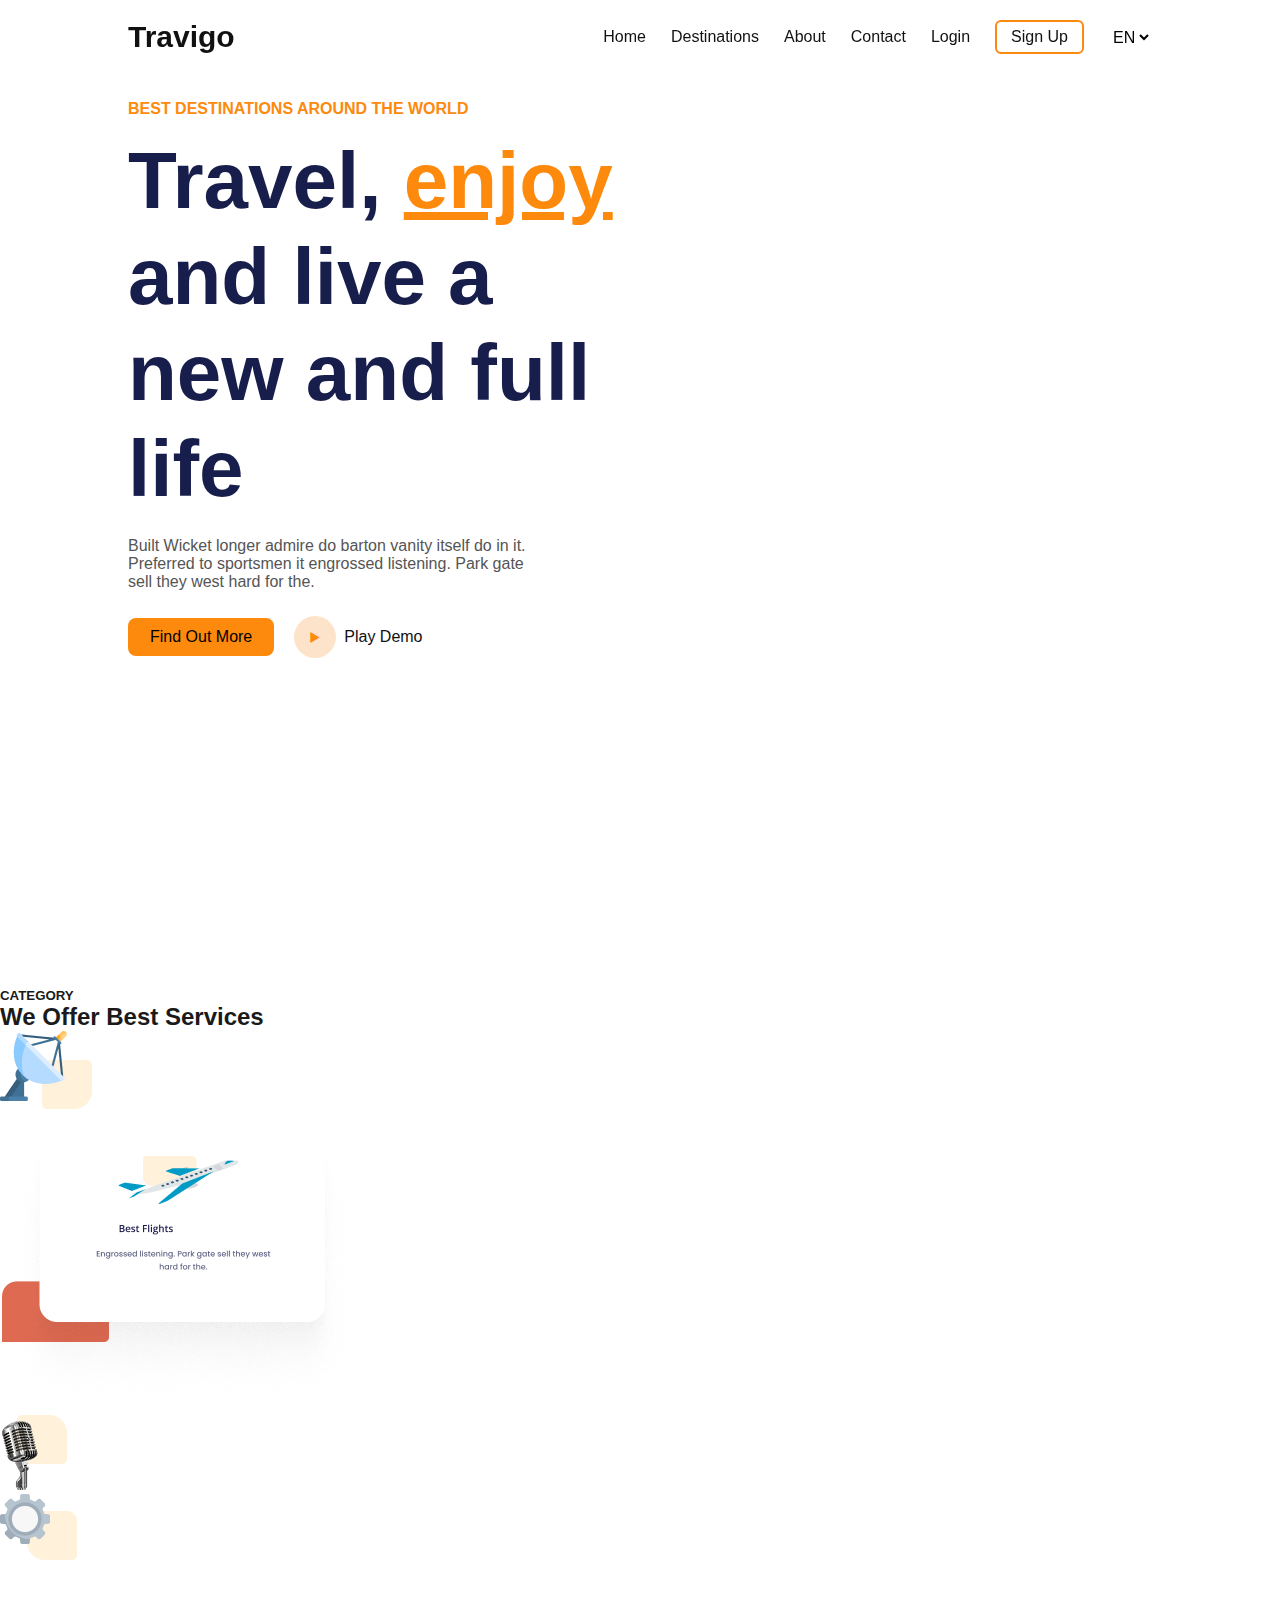
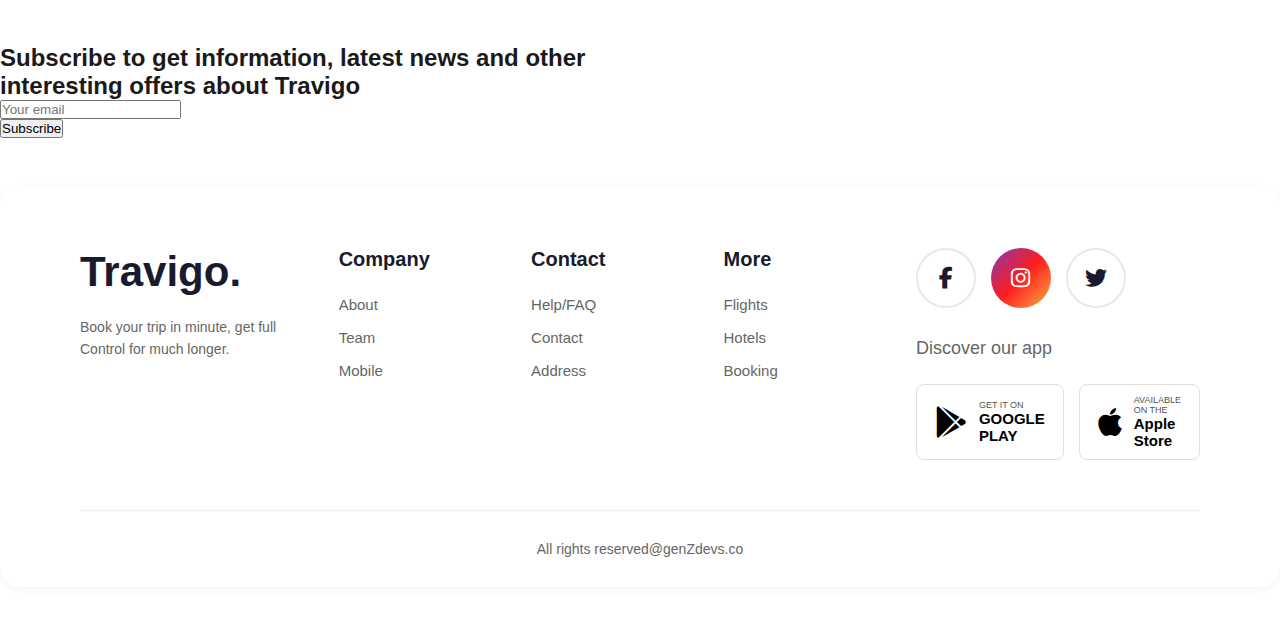
<file: index.html>
<!DOCTYPE html>
<html lang="en">
<head>
  <meta charset="UTF-8">
  <meta name="viewport" content="width=device-width, initial-scale=1.0">
  <title>Travigo - Travel Agency | Best Tours & Vacation Packages Worldwide</title>

  <!-- Boxicons -->
  <link href="https://unpkg.com/boxicons@2.1.4/css/boxicons.min.css" rel="stylesheet">
   <link rel="stylesheet" href="https://cdnjs.cloudflare.com/ajax/libs/font-awesome/6.4.0/css/all.min.css">
  <!-- CSS -->
  <link rel="stylesheet" href="style.css">
</head>
<body>

  <!-- Header -->
  <header>
    <a href="#" class="logo">Travigo</a>
    <nav class="navbar">
      <a href="#">Home</a>
      <a href="#">Destinations</a>
      <a href="#">About</a>
      <a href="#">Contact</a>
      <a href="#">Login</a>
      <a href="#" class="signup-btn">Sign Up</a>
      <select id="lang-select" class="lang-select">
        <option value="en" selected>EN</option>
        <option value="fr">FR</option>
        <option value="ar">AR</option>
      </select>
    </nav>
    
  </header>

  <!-- Hero Section -->
  <section class="home">
  
    <div class="text-content">
      <h4>Best destinations around the world</h4>
      <h1>Travel, <span>enjoy</span> and live a new and full life</h1>
      <p>Built Wicket longer admire do barton vanity itself do in it. <br> Preferred to sportsmen it engrossed listening. Park gate <br> sell they west hard for the.</p>
      <div class="buttons">
        <a href="#" class="btn-primary">Find Out More</a>
        <a href="#" class="play-demo"><i class='bx bx-play'></i> Play Demo</a>
      </div>
    </div>
   
  </section>

<!-- Services Section -->
<section class="services">
  <h5 class="category">CATEGORY</h5>
  <h2>We Offer Best Services</h2>

  <div class="service-container">
    <div class="service-box">
      <img src="img/service1.png" alt="Calculated Weather">
    </div>

    <div class="service-box">
      <img src="img/service2.png" alt="Best Flights">
    </div>

    <div class="service-box">
      <img src="img/service3.png" alt="Local Events">
    </div>

    <div class="service-box">
      <img src="img/service4.png" alt="Customization">
    </div>
  </div>
</section>


<section class="subscribe">
  <div class="subscribe-content">
    <h2>
      Subscribe to get information, latest news and other<br>
      interesting offers about <strong>Travigo</strong>
    </h2>

    <form class="subscribe-form">
      <div class="input-box">
        <input type="email" placeholder="Your email" required>
      </div>
      <button type="submit">Subscribe</button>
    </form>
  </div>
</section>



   <footer>
    <div class="footer-container">
            <div class="footer-brand">
                <h1>Travigo.</h1>
                <p>Book your trip in minute, get full Control for much longer.</p>
            </div>

            <div class="footer-column">
                <h3>Company</h3>
                <ul>
                    <li><a href="#about">About</a></li>
                    <li><a href="#team">Team</a></li>
                    <li><a href="#mobile">Mobile</a></li>
                </ul>
            </div>

            <div class="footer-column">
                <h3>Contact</h3>
                <ul>
                    <li><a href="#help">Help/FAQ</a></li>
                    <li><a href="#contact">Contact</a></li>
                    <li><a href="#address">Address</a></li>
                </ul>
            </div>

            <div class="footer-column">
                <h3>More</h3>
                <ul>
                    <li><a href="#flights">Flights</a></li>
                    <li><a href="#hotels">Hotels</a></li>
                    <li><a href="#booking">Booking</a></li>
                </ul>
            </div>

            <div class="footer-apps">
                <div class="social-icons">
                    <a href="#" class="social-icon facebook">
                        <i class="fab fa-facebook-f"></i>
                    </a>
                    <a href="#" class="social-icon instagram">
                        <i class="fab fa-instagram"></i>
                    </a>
                    <a href="#" class="social-icon twitter">
                        <i class="fab fa-twitter"></i>
                    </a>
                </div>
                <h3>Discover our app</h3>
                <div class="app-buttons">
                    <a href="#" class="app-button google">
                        <i class="fab fa-google-play"></i>
                        <div class="app-button-text">
                            <span>GET IT ON</span>
                            <span>GOOGLE PLAY</span>
                        </div>
                    </a>
                    <a href="#" class="app-button apple">
                        <i class="fab fa-apple"></i>
                        <div class="app-button-text">
                            <span>Available on the</span>
                            <span>Apple Store</span>
                        </div>
                    </a>
                </div>
            </div>
        </div>

        <div class="footer-bottom">
            <p>All rights reserved@genZdevs.co</p>
        </div>
   </footer>
</body>
</html>
</file>
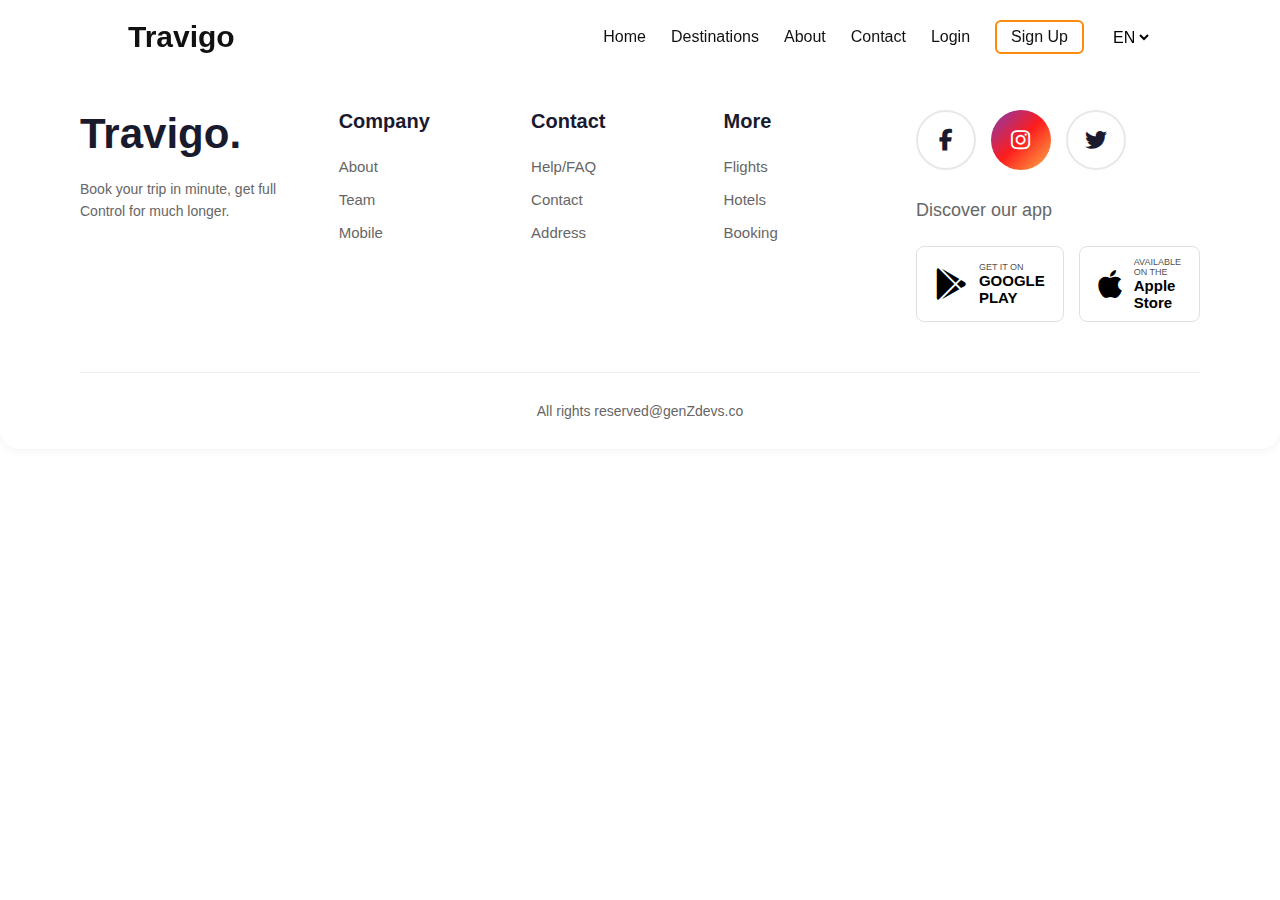
<file: about.html>
<!DOCTYPE html>
<html lang="en">
<head>
  <meta charset="UTF-8">
  <meta name="viewport" content="width=device-width, initial-scale=1.0">
  <title>Travigo - Travel Agency | Best Tours & Vacation Packages Worldwide</title>

  <!-- Boxicons -->
  <link href="https://unpkg.com/boxicons@2.1.4/css/boxicons.min.css" rel="stylesheet">
   <link rel="stylesheet" href="https://cdnjs.cloudflare.com/ajax/libs/font-awesome/6.4.0/css/all.min.css">
  <!-- CSS -->
  <link rel="stylesheet" href="style.css">
</head>
<body>

  <!-- Header -->
   <header>
    <a href="index.html" class="logo">Travigo</a>
    <nav class="navbar">
      <a href="index.html">Home</a>
      <a href="destination.html">Destinations</a>
      <a href="about.html">About</a>
      <a href="contact.html">Contact</a>
      <a href="login.html">Login</a>
      <a href="singup.html" class="signup-btn">Sign Up</a>
      <select id="lang-select" class="lang-select">
        <option value="en" selected>EN</option>
        <option value="fr">FR</option>
        <option value="ar">AR</option>
      </select>
    </nav>
</header>

<!-- footer -->
  <footer>
    <div class="footer-container">
            <div class="footer-brand">
                <h1>Travigo.</h1>
                <p>Book your trip in minute, get full Control for much longer.</p>
            </div>

            <div class="footer-column">
                <h3>Company</h3>
                <ul>
                    <li><a href="#about">About</a></li>
                    <li><a href="#team">Team</a></li>
                    <li><a href="#mobile">Mobile</a></li>
                </ul>
            </div>

            <div class="footer-column">
                <h3>Contact</h3>
                <ul>
                    <li><a href="#help">Help/FAQ</a></li>
                    <li><a href="#contact">Contact</a></li>
                    <li><a href="#address">Address</a></li>
                </ul>
            </div>

            <div class="footer-column">
                <h3>More</h3>
                <ul>
                    <li><a href="#flights">Flights</a></li>
                    <li><a href="#hotels">Hotels</a></li>
                    <li><a href="#booking">Booking</a></li>
                </ul>
            </div>

            <div class="footer-apps">
                <div class="social-icons">
                    <a href="#" class="social-icon facebook">
                        <i class="fab fa-facebook-f"></i>
                    </a>
                    <a href="#" class="social-icon instagram">
                        <i class="fab fa-instagram"></i>
                    </a>
                    <a href="#" class="social-icon twitter">
                        <i class="fab fa-twitter"></i>
                    </a>
                </div>
                <h3>Discover our app</h3>
                <div class="app-buttons">
                    <a href="#" class="app-button google">
                        <i class="fab fa-google-play"></i>
                        <div class="app-button-text">
                            <span>GET IT ON</span>
                            <span>GOOGLE PLAY</span>
                        </div>
                    </a>
                    <a href="#" class="app-button apple">
                        <i class="fab fa-apple"></i>
                        <div class="app-button-text">
                            <span>Available on the</span>
                            <span>Apple Store</span>
                        </div>
                    </a>
                </div>
            </div>
        </div>

        <div class="footer-bottom">
            <p>All rights reserved@genZdevs.co</p>
        </div>
   </footer>
</body>
</html>
</file>
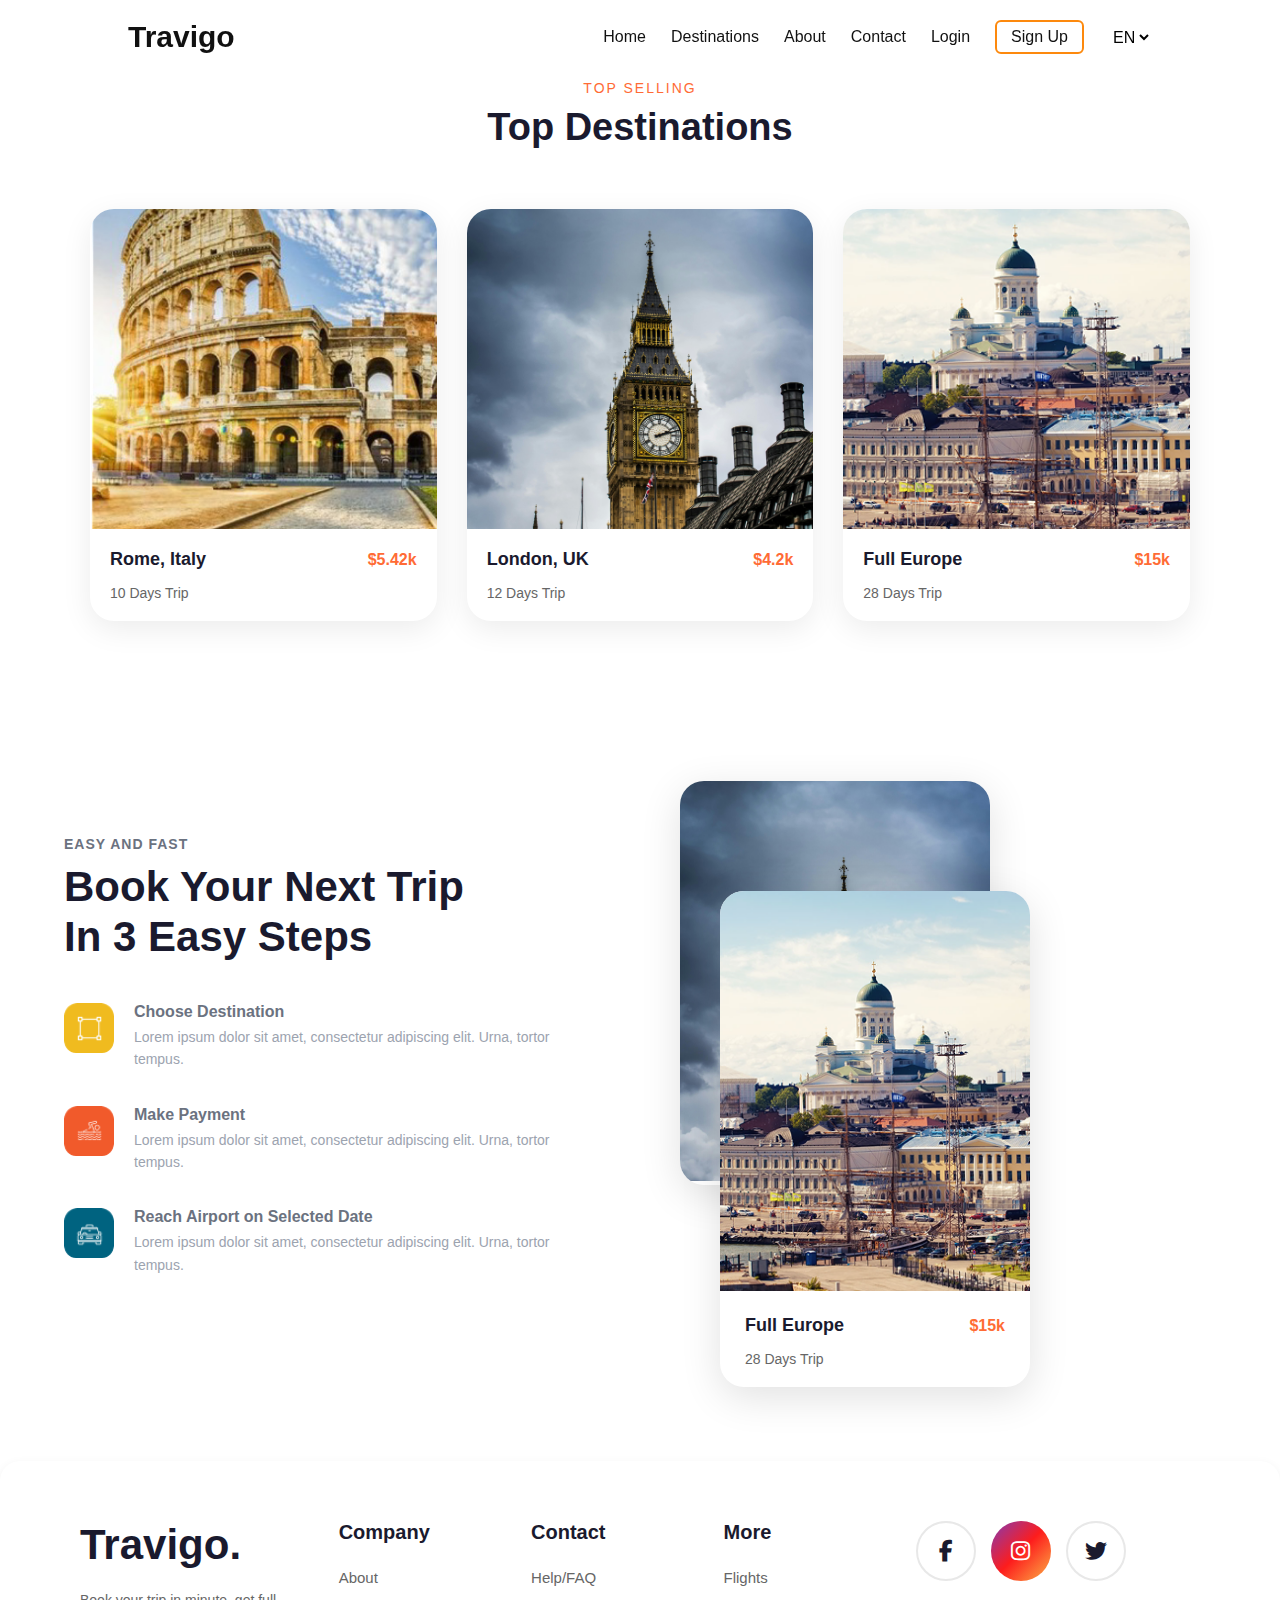
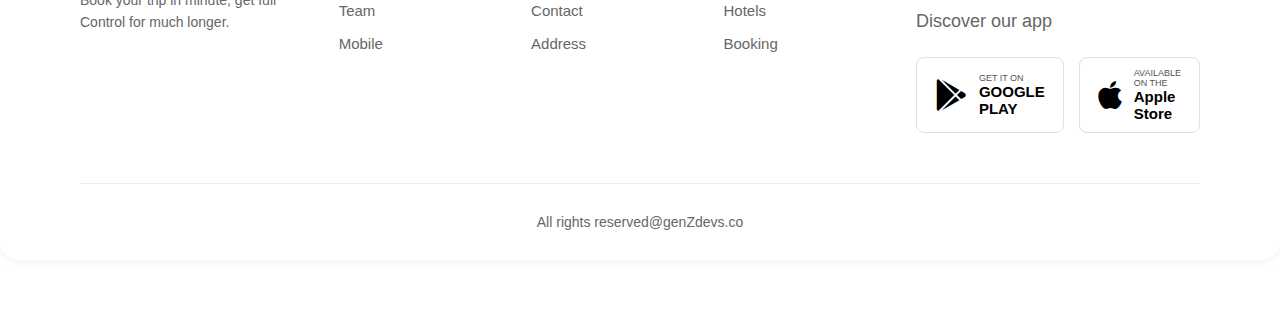
<file: destination.html>
<!DOCTYPE html>
<html lang="en">
<head>
  <meta charset="UTF-8">
  <meta name="viewport" content="width=device-width, initial-scale=1.0">
  <title>Travigo - Travel Agency | Best Tours & Vacation Packages Worldwide</title>

  <!-- Boxicons -->
  <link href="https://unpkg.com/boxicons@2.1.4/css/boxicons.min.css" rel="stylesheet">
   <link rel="stylesheet" href="https://cdnjs.cloudflare.com/ajax/libs/font-awesome/6.4.0/css/all.min.css">
  <!-- CSS -->
  <link rel="stylesheet" href="style.css">
</head>
<body>

  <!-- Header -->
  <header>
    <a href="index.html" class="logo">Travigo</a>
    <nav class="navbar">
      <a href="index.html">Home</a>
      <a href="destination.html">Destinations</a>
      <a href="about.html">About</a>
      <a href="contact.html">Contact</a>
      <a href="login.html">Login</a>
      <a href="singup.html" class="signup-btn">Sign Up</a>
      <select id="lang-select" class="lang-select">
        <option value="en" selected>EN</option>
        <option value="fr">FR</option>
        <option value="ar">AR</option>
      </select>
    </nav>
</header>
    <!-- Destinations -->
    <section class="destinations">
        <div class="container">
            <div class="section-header">
                <p>TOP SELLING</p>
                <h2>Top Destinations</h2>
            </div>
            <div class="destinations-grid">
                <div class="destination-card">
                    <div class="destination-image">
                        <img src="img/Rome.png" alt="Rome">
                    </div>
                    <div class="destination-info">
                        <div class="destination-header">
                            <h3>Rome, Italy</h3>
                            <span class="price">$5.42k</span>
                        </div>
                        <div class="destination-footer">
                            <span> 10 Days Trip</span>
                        </div>
                    </div>
                </div>
                <div class="destination-card">
                    <div class="destination-image">
                        <img src="img/London.jpg" alt="London">
                    </div>
                    <div class="destination-info">
                        <div class="destination-header">
                            <h3>London, UK</h3>
                            <span class="price">$4.2k</span>
                        </div>
                        <div class="destination-footer">
                            <span> 12 Days Trip</span>
                        </div>
                    </div>
                </div>
                <div class="destination-card">
                    <div class="destination-image">
                        <img src="img/Europe.png" alt="Full Europe">
                    </div>
                    <div class="destination-info">
                        <div class="destination-header">
                            <h3>Full Europe</h3>
                            <span class="price">$15k</span>
                        </div>
                        <div class="destination-footer">
                            <span> 28 Days Trip</span>
                        </div>
                    </div>
                </div>
            </div>
        </div>
    </section>
   <!-- Book Your Trip Section -->
  <section class="booking-section">
    <div class="booking-container">
      <div class="booking-content">
        <div class="booking-text">
          <p class="booking-subtitle">Easy and Fast</p>
          <h2>Book Your Next Trip<br>In 3 Easy Steps</h2>
          
          <div class="steps">
            <div class="step">
              <div class="step-icon" style=" background-image: url('img/chooseDestination.png');">
              </div>
              <div class="step-text">
                <h4>Choose Destination</h4>
                <p>Lorem ipsum dolor sit amet, consectetur adipiscing elit. Urna, tortor tempus.</p>
              </div>
            </div>

            <div class="step">
              <div class="step-icon" style=" background-image: url('img/makePayment.png');">
              </div>
              <div class="step-text">
                <h4>Make Payment</h4>
                <p>Lorem ipsum dolor sit amet, consectetur adipiscing elit. Urna, tortor tempus.</p>
              </div>
            </div>

            <div class="step">
              <div class="step-icon" style="background-image: url('img/reach.png');">
              </div>
              <div class="step-text">
                <h4>Reach Airport on Selected Date</h4>
                <p>Lorem ipsum dolor sit amet, consectetur adipiscing elit. Urna, tortor tempus.</p>
              </div>
            </div>
          </div>
        </div>

        <div class="booking-cards">
          <div class="cards-stack">
            <div class="trip-card main-card">
              <img src="img/London.jpg" alt="London">
            </div>

            <div class="trip-card back-card">
              <img src="img/Europe.png" alt="Full Europe">
              <div class="trip-card-content">
                <div class="destination-header">
                  <h3>Full Europe</h3>
                  <span class="price">$15k</span>
                </div>
                <div class="destination-footer">
                  <span>28 Days Trip</span>
                </div>
              </div>
            </div>
            
          </div>
        </div>
      </div>
    </div>
  </section>
    
<!-- footer -->
  <footer>
    <div class="footer-container">
            <div class="footer-brand">
                <h1>Travigo.</h1>
                <p>Book your trip in minute, get full Control for much longer.</p>
            </div>

            <div class="footer-column">
                <h3>Company</h3>
                <ul>
                    <li><a href="about.html">About</a></li>
                    <li><a href="#team">Team</a></li>
                    <li><a href="#mobile">Mobile</a></li>
                </ul>
            </div>

            <div class="footer-column">
                <h3>Contact</h3>
                <ul>
                    <li><a href="#help">Help/FAQ</a></li>
                    <li><a href="contact.html">Contact</a></li>
                    <li><a href="#address">Address</a></li>
                </ul>
            </div>

            <div class="footer-column">
                <h3>More</h3>
                <ul>
                    <li><a href="#flights">Flights</a></li>
                    <li><a href="#hotels">Hotels</a></li>
                    <li><a href="#booking">Booking</a></li>
                </ul>
            </div>

            <div class="footer-apps">
                <div class="social-icons">
                    <a href="#" class="social-icon facebook">
                        <i class="fab fa-facebook-f"></i>
                    </a>
                    <a href="#" class="social-icon instagram">
                        <i class="fab fa-instagram"></i>
                    </a>
                    <a href="#" class="social-icon twitter">
                        <i class="fab fa-twitter"></i>
                    </a>
                </div>
                <h3>Discover our app</h3>
                <div class="app-buttons">
                    <a href="#" class="app-button google">
                        <i class="fab fa-google-play"></i>
                        <div class="app-button-text">
                            <span>GET IT ON</span>
                            <span>GOOGLE PLAY</span>
                        </div>
                    </a>
                    <a href="#" class="app-button apple">
                        <i class="fab fa-apple"></i>
                        <div class="app-button-text">
                            <span>Available on the</span>
                            <span>Apple Store</span>
                        </div>
                    </a>
                </div>
            </div>
        </div>

        <div class="footer-bottom">
            <p>All rights reserved@genZdevs.co</p>
        </div>
   </footer>
</body>
</html>
</file>
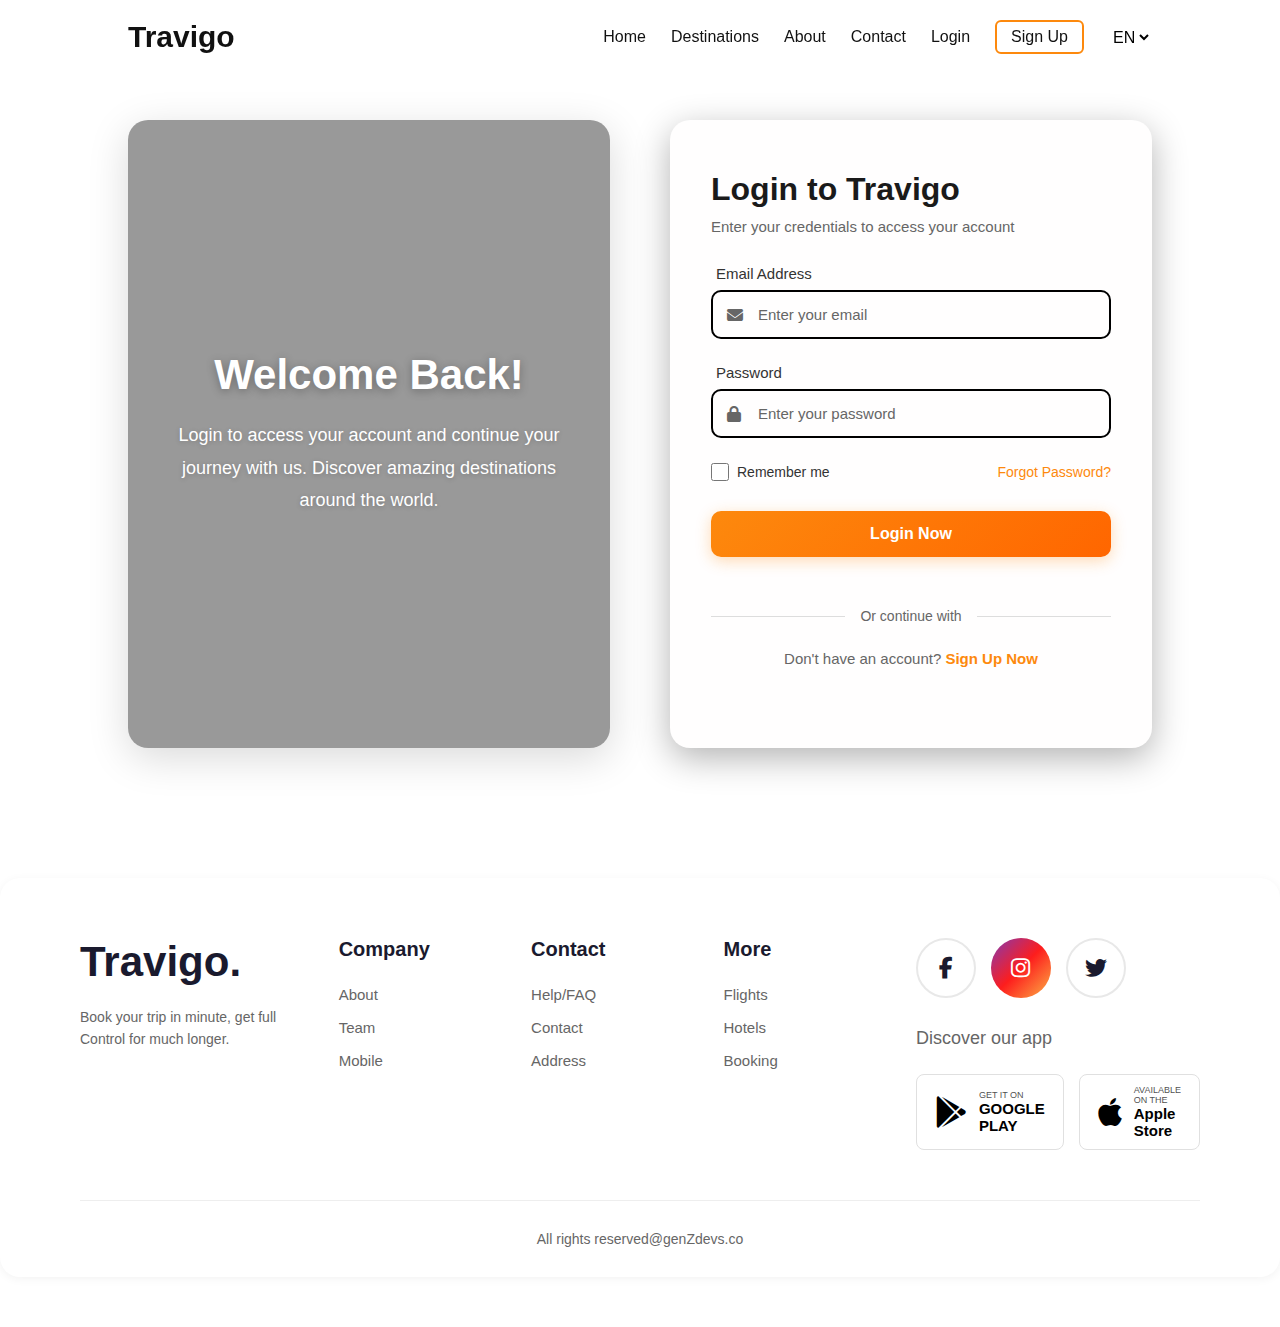
<file: login.html>
<!DOCTYPE html>
<html lang="en">
<head>
  <meta charset="UTF-8">
  <meta name="viewport" content="width=device-width, initial-scale=1.0">
  <title>Travigo - Travel Agency | Best Tours & Vacation Packages Worldwide</title>

  <!-- Boxicons -->
  <link href="https://unpkg.com/boxicons@2.1.4/css/boxicons.min.css" rel="stylesheet">
   <link rel="stylesheet" href="https://cdnjs.cloudflare.com/ajax/libs/font-awesome/6.4.0/css/all.min.css">
  <!-- CSS -->
  <link rel="stylesheet" href="style.css">
</head>
<body>

  <!-- Header -->
   <header>
    <a href="index.html" class="logo">Travigo</a>
    <nav class="navbar">
      <a href="index.html">Home</a>
      <a href="destination.html">Destinations</a>
      <a href="about.html">About</a>
      <a href="contact.html">Contact</a>
      <a href="login.html">Login</a>
      <a href="#" class="signup-btn">Sign Up</a>
      <select id="lang-select" class="lang-select">
        <option value="en" selected>EN</option>
        <option value="fr">FR</option>
        <option value="ar">AR</option>
      </select>
    </nav>
</header>

<!-- Login Section -->
  <section class="login-section">
    <div class="login-container">
      <!-- Left Side -->
      <div class="login-left">
        <h2>Welcome Back!</h2>
        <p>Login to access your account and continue your journey with us. Discover amazing destinations around the world.</p>
      </div>

      <!-- Right Side - Login Form -->
      <div class="login-right">
        <h3>Login to Travigo</h3>
        <p>Enter your credentials to access your account</p>

        <form id="loginForm">
          <div class="input-group">
            <label for="email">Email Address</label>
            <div class="input-wrapper">
              <i class="fas fa-envelope"></i>
              <input type="email" id="email" placeholder="Enter your email" required>
            </div>
          </div>

          <div class="input-group">
            <label for="password">Password</label>
            <div class="input-wrapper">
              <i class="fas fa-lock"></i>
              <input type="password" id="password" placeholder="Enter your password" required>
            </div>
          </div>

          <div class="options">
            <label class="remember-me">
              <input type="checkbox" id="remember">
              <span>Remember me</span>
            </label>
            <a href="#" class="forgot-password">Forgot Password?</a>
          </div>

          <button type="submit" class="login-btn">Login Now</button>
        </form>

        <div class="divider">
          <span>Or continue with</span>
        </div>

        <p class="signup-link">
          Don't have an account? <a href="sing.html">Sign Up Now</a>
        </p>
      </div>
    </div>
  </section>

   <!-- footer -->
  <footer>
    <div class="footer-container">
            <div class="footer-brand">
                <h1>Travigo.</h1>
                <p>Book your trip in minute, get full Control for much longer.</p>
            </div>

            <div class="footer-column">
                <h3>Company</h3>
                <ul>
                    <li><a href="about.html">About</a></li>
                    <li><a href="#team">Team</a></li>
                    <li><a href="#mobile">Mobile</a></li>
                </ul>
            </div>

            <div class="footer-column">
                <h3>Contact</h3>
                <ul>
                    <li><a href="#help">Help/FAQ</a></li>
                    <li><a href="contact.html">Contact</a></li>
                    <li><a href="address.html">Address</a></li>
                </ul>
            </div>

            <div class="footer-column">
                <h3>More</h3>
                <ul>
                    <li><a href="#flights">Flights</a></li>
                    <li><a href="#hotels">Hotels</a></li>
                    <li><a href="#booking">Booking</a></li>
                </ul>
            </div>

            <div class="footer-apps">
                <div class="social-icons">
                    <a href="#" class="social-icon facebook">
                        <i class="fab fa-facebook-f"></i>
                    </a>
                    <a href="#" class="social-icon instagram">
                        <i class="fab fa-instagram"></i>
                    </a>
                    <a href="#" class="social-icon twitter">
                        <i class="fab fa-twitter"></i>
                    </a>
                </div>
                <h3>Discover our app</h3>
                <div class="app-buttons">
                    <a href="#" class="app-button google">
                        <i class="fab fa-google-play"></i>
                        <div class="app-button-text">
                            <span>GET IT ON</span>
                            <span>GOOGLE PLAY</span>
                        </div>
                    </a>
                    <a href="#" class="app-button apple">
                        <i class="fab fa-apple"></i>
                        <div class="app-button-text">
                            <span>Available on the</span>
                            <span>Apple Store</span>
                        </div>
                    </a>
                </div>
            </div>
        </div>

        <div class="footer-bottom">
            <p>All rights reserved@genZdevs.co</p>
        </div>
   </footer>
</body>
</html>
</file>
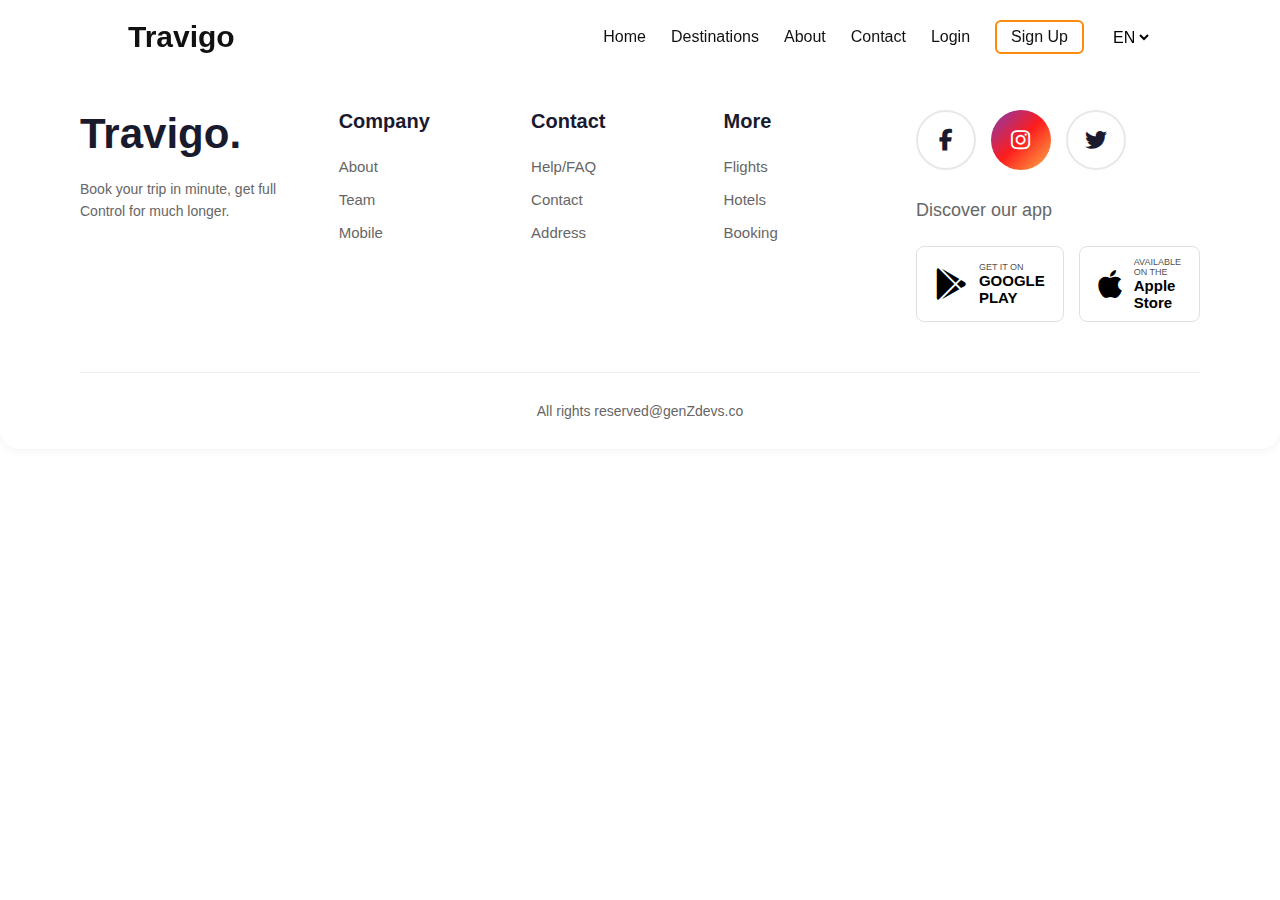
<file: sing.html>
<!DOCTYPE html>
<html lang="en">
<head>
  <meta charset="UTF-8">
  <meta name="viewport" content="width=device-width, initial-scale=1.0">
  <title>Travigo - Travel Agency | Best Tours & Vacation Packages Worldwide</title>

  <!-- Boxicons -->
  <link href="https://unpkg.com/boxicons@2.1.4/css/boxicons.min.css" rel="stylesheet">
   <link rel="stylesheet" href="https://cdnjs.cloudflare.com/ajax/libs/font-awesome/6.4.0/css/all.min.css">
  <!-- CSS -->
  <link rel="stylesheet" href="style.css">
</head>
<body>

  <!-- Header -->
   <header>
    <a href="index.html" class="logo">Travigo</a>
    <nav class="navbar">
      <a href="index.html">Home</a>
      <a href="destination.html">Destinations</a>
      <a href="about.html">About</a>
      <a href="contact.html">Contact</a>
      <a href="login.html">Login</a>
      <a href="sing.html" class="signup-btn">Sign Up</a>
      <select id="lang-select" class="lang-select">
        <option value="en" selected>EN</option>
        <option value="fr">FR</option>
        <option value="ar">AR</option>
      </select>
    </nav>
</header>

<!-- footer -->
  <footer>
    <div class="footer-container">
            <div class="footer-brand">
                <h1>Travigo.</h1>
                <p>Book your trip in minute, get full Control for much longer.</p>
            </div>

            <div class="footer-column">
                <h3>Company</h3>
                <ul>
                    <li><a href="#about">About</a></li>
                    <li><a href="#team">Team</a></li>
                    <li><a href="#mobile">Mobile</a></li>
                </ul>
            </div>

            <div class="footer-column">
                <h3>Contact</h3>
                <ul>
                    <li><a href="#help">Help/FAQ</a></li>
                    <li><a href="#contact">Contact</a></li>
                    <li><a href="#address">Address</a></li>
                </ul>
            </div>

            <div class="footer-column">
                <h3>More</h3>
                <ul>
                    <li><a href="#flights">Flights</a></li>
                    <li><a href="#hotels">Hotels</a></li>
                    <li><a href="#booking">Booking</a></li>
                </ul>
            </div>

            <div class="footer-apps">
                <div class="social-icons">
                    <a href="#" class="social-icon facebook">
                        <i class="fab fa-facebook-f"></i>
                    </a>
                    <a href="#" class="social-icon instagram">
                        <i class="fab fa-instagram"></i>
                    </a>
                    <a href="#" class="social-icon twitter">
                        <i class="fab fa-twitter"></i>
                    </a>
                </div>
                <h3>Discover our app</h3>
                <div class="app-buttons">
                    <a href="#" class="app-button google">
                        <i class="fab fa-google-play"></i>
                        <div class="app-button-text">
                            <span>GET IT ON</span>
                            <span>GOOGLE PLAY</span>
                        </div>
                    </a>
                    <a href="#" class="app-button apple">
                        <i class="fab fa-apple"></i>
                        <div class="app-button-text">
                            <span>Available on the</span>
                            <span>Apple Store</span>
                        </div>
                    </a>
                </div>
            </div>
        </div>

        <div class="footer-bottom">
            <p>All rights reserved@genZdevs.co</p>
        </div>
   </footer>
</body>
</html>
</file>
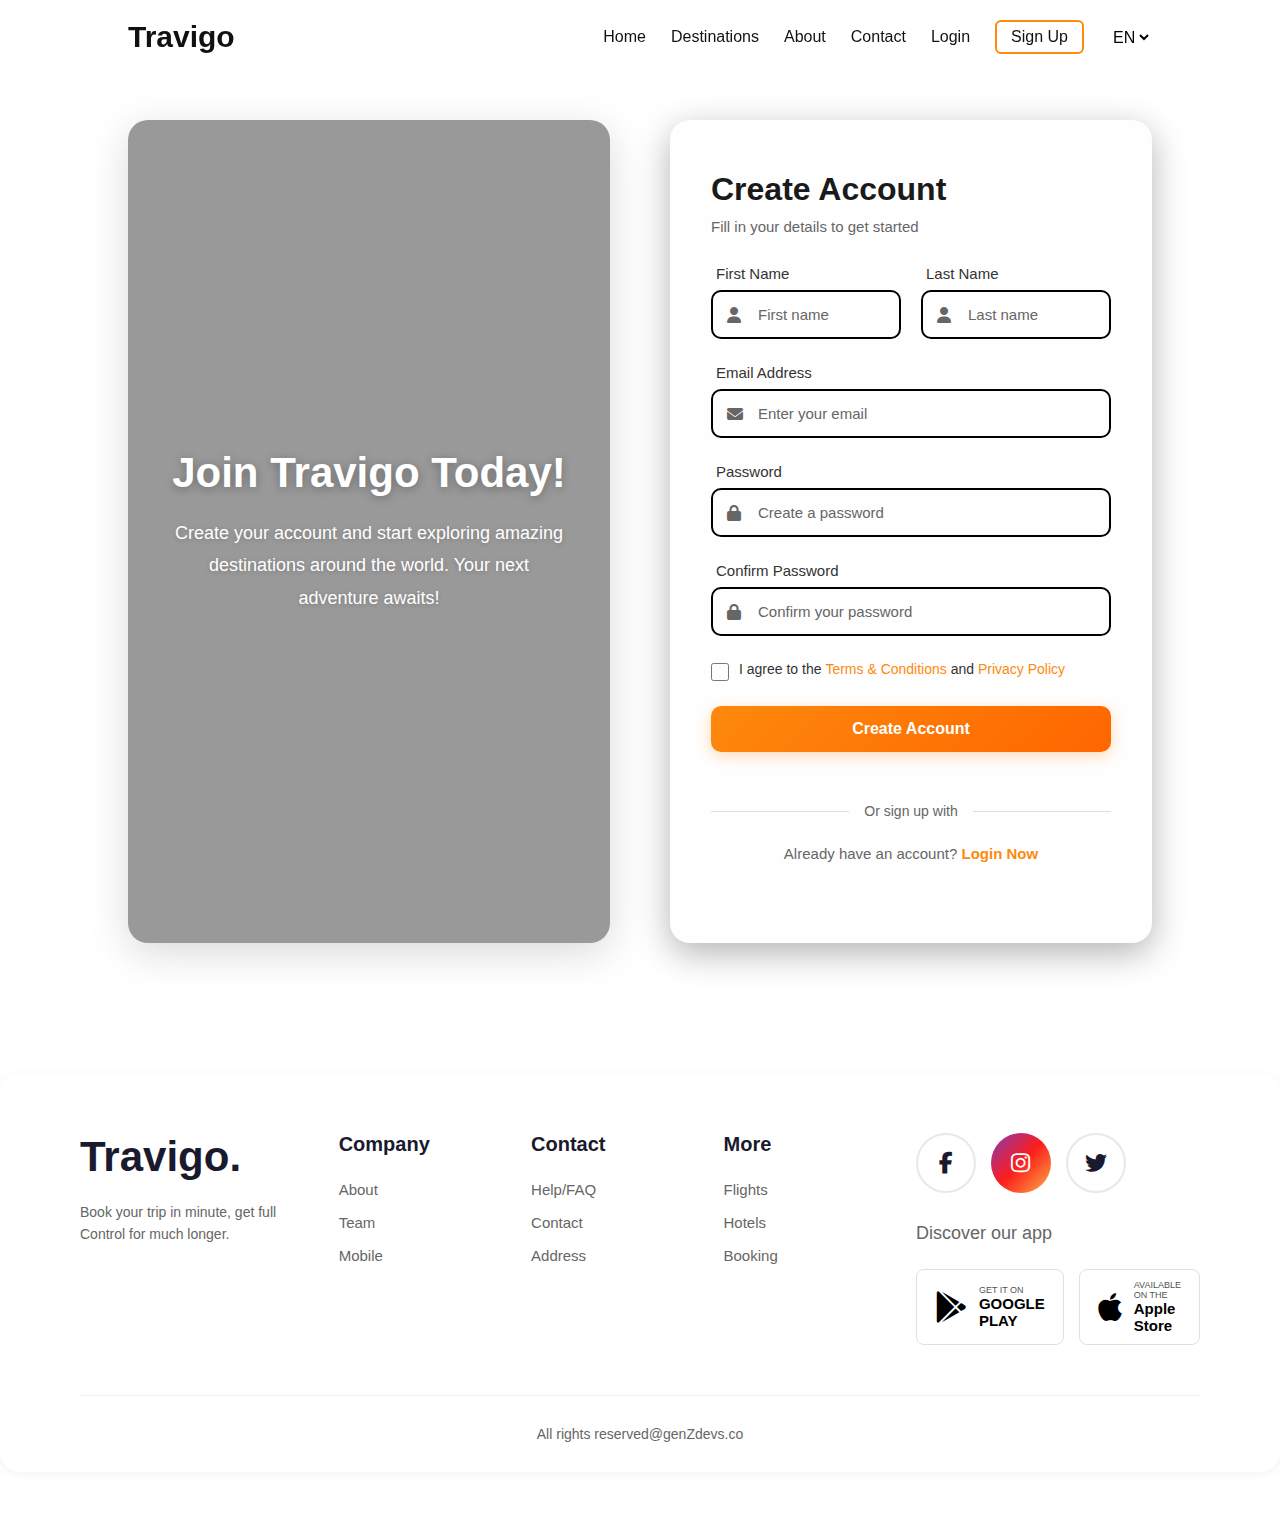
<file: singup.html>
<!DOCTYPE html>
<html lang="en">
<head>
  <meta charset="UTF-8">
  <meta name="viewport" content="width=device-width, initial-scale=1.0">
  <title>Travigo - Travel Agency | Best Tours & Vacation Packages Worldwide</title>

  <!-- Boxicons -->
  <link href="https://unpkg.com/boxicons@2.1.4/css/boxicons.min.css" rel="stylesheet">
   <link rel="stylesheet" href="https://cdnjs.cloudflare.com/ajax/libs/font-awesome/6.4.0/css/all.min.css">
  <!-- CSS -->
  <link rel="stylesheet" href="style.css">
</head>
<body>

  <!-- Header -->
   <header>
    <a href="index.html" class="logo">Travigo</a>
    <nav class="navbar">
      <a href="index.html">Home</a>
      <a href="destination.html">Destinations</a>
      <a href="about.html">About</a>
      <a href="contact.html">Contact</a>
      <a href="login.html">Login</a>
      <a href="sing.html" class="signup-btn">Sign Up</a>
      <select id="lang-select" class="lang-select">
        <option value="en" selected>EN</option>
        <option value="fr">FR</option>
        <option value="ar">AR</option>
      </select>
    </nav>
</header>

<!-- Signup Section -->
  <section class="signup-section">
    <div class="signup-container">
      <!-- Left Side -->
      <div class="signup-left">
        <h2>Join Travigo Today!</h2>
        <p>Create your account and start exploring amazing destinations around the world. Your next adventure awaits!</p>
      </div>

      <!-- Right Side - Signup Form -->
      <div class="signup-right">
        <h3>Create Account</h3>
        <p>Fill in your details to get started</p>

        <form id="signupForm">
          <div class="name-row">
            <div class="input-group">
              <label for="firstname">First Name</label>
              <div class="input-wrapper">
                <i class="fas fa-user"></i>
                <input type="text" id="firstname" placeholder="First name" required>
              </div>
            </div>

            <div class="input-group">
              <label for="lastname">Last Name</label>
              <div class="input-wrapper">
                <i class="fas fa-user"></i>
                <input type="text" id="lastname" placeholder="Last name" required>
              </div>
            </div>
          </div>

          <div class="input-group">
            <label for="email">Email Address</label>
            <div class="input-wrapper">
              <i class="fas fa-envelope"></i>
              <input type="email" id="email" placeholder="Enter your email" required>
            </div>
          </div>

          <div class="input-group">
            <label for="password">Password</label>
            <div class="input-wrapper">
              <i class="fas fa-lock"></i>
              <input type="password" id="password" placeholder="Create a password" required>
            </div>
          </div>

          <div class="input-group">
            <label for="confirmpassword">Confirm Password</label>
            <div class="input-wrapper">
              <i class="fas fa-lock"></i>
              <input type="password" id="confirmpassword" placeholder="Confirm your password" required>
            </div>
          </div>

          <label class="terms-checkbox">
            <input type="checkbox" id="terms" required>
            <span>I agree to the <a href="#">Terms & Conditions</a> and <a href="#">Privacy Policy</a></span>
          </label>

          <button type="submit" class="signup-submit-btn">Create Account</button>
        </form>

        <div class="divider">
          <span>Or sign up with</span>
        </div>

        <p class="login-link">
          Already have an account? <a href="login.html">Login Now</a>
        </p>
      </div>
    </div>
  </section>

<!-- footer -->
  <footer>
    <div class="footer-container">
            <div class="footer-brand">
                <h1>Travigo.</h1>
                <p>Book your trip in minute, get full Control for much longer.</p>
            </div>

            <div class="footer-column">
                <h3>Company</h3>
                <ul>
                    <li><a href="#about">About</a></li>
                    <li><a href="#team">Team</a></li>
                    <li><a href="#mobile">Mobile</a></li>
                </ul>
            </div>

            <div class="footer-column">
                <h3>Contact</h3>
                <ul>
                    <li><a href="#help">Help/FAQ</a></li>
                    <li><a href="#contact">Contact</a></li>
                    <li><a href="#address">Address</a></li>
                </ul>
            </div>

            <div class="footer-column">
                <h3>More</h3>
                <ul>
                    <li><a href="#flights">Flights</a></li>
                    <li><a href="#hotels">Hotels</a></li>
                    <li><a href="#booking">Booking</a></li>
                </ul>
            </div>

            <div class="footer-apps">
                <div class="social-icons">
                    <a href="#" class="social-icon facebook">
                        <i class="fab fa-facebook-f"></i>
                    </a>
                    <a href="#" class="social-icon instagram">
                        <i class="fab fa-instagram"></i>
                    </a>
                    <a href="#" class="social-icon twitter">
                        <i class="fab fa-twitter"></i>
                    </a>
                </div>
                <h3>Discover our app</h3>
                <div class="app-buttons">
                    <a href="#" class="app-button google">
                        <i class="fab fa-google-play"></i>
                        <div class="app-button-text">
                            <span>GET IT ON</span>
                            <span>GOOGLE PLAY</span>
                        </div>
                    </a>
                    <a href="#" class="app-button apple">
                        <i class="fab fa-apple"></i>
                        <div class="app-button-text">
                            <span>Available on the</span>
                            <span>Apple Store</span>
                        </div>
                    </a>
                </div>
            </div>
        </div>

        <div class="footer-bottom">
            <p>All rights reserved@genZdevs.co</p>
        </div>
   </footer>
</body>
</html>
</file>
<file: style.css>
* {
  margin: 0;
  padding: 0;
  box-sizing: border-box;
  font-family: 'Poppins', sans-serif;
  text-decoration: none;
  list-style: none;
}

body {
  background-color: #fff;
  color: #1a1a1a;
}

/* Header */
header {
  position: fixed;
  top: 0;
  width: 100%;
  z-index: 1000;
  display: flex;
  align-items: center;
  justify-content: space-between;
  padding: 20px 10%;
  backdrop-filter: blur(10px);
}

.logo {
  font-size: 30px;
  font-weight: 600;
  color: #111;
}

.navbar {
  display: flex;
  align-items: center;
  gap: 25px;
}

.navbar a {
  color: #111;
  font-weight: 500;
  transition: 0.3s;
}

.navbar a:hover {
  color: #fd890d;
}

.signup-btn {
  border: 2px solid #fd890d;
  padding: 6px 14px;
  border-radius: 6px;
  transition: 0.3s;
}

.signup-btn:hover {
  background: #000;
}

.lang-select {
  border: none;
  background: transparent;
  font-size: 16px;
  cursor: pointer;
}

/* Hero Section */
.home {
  display: flex;
  align-items: center;
  justify-content: space-between;
  padding: 100px 10%;
  margin-bottom: 150px;
}

.text-content {
  max-width: 50%;
  color: #181E4B;
}

.text-content h4 {
  color: #fd890d;
  text-transform: uppercase;
  font-weight: 600;
  margin-bottom: 15px;
}

.text-content h1 {
  font-size: 80px;
  font-weight: 700;
  line-height: 1.2;
  margin-bottom: 20px;
}

.text-content span {
  color: #fd890d;
  text-decoration: underline;
}

.text-content p {
  color: #555;
  margin-bottom: 25px;
}

.buttons {
  display: flex;
  align-items: center;
  gap: 20px;
}

.btn-primary {
  background: #fd890d;
  color: #000;
  padding: 10px 22px;
  border-radius: 8px;
  transition: 0.3s;
}

.btn-primary:hover {
  background: #ff6600;
}

.play-demo {
  color: #111;
  font-weight: 500;
  display: flex;
  align-items: center;
}

.play-demo i {
  background: #fde3c9;
  color: #fd890d;
  font-size: 22px;
  border-radius: 50%;
  padding: 10px;
  margin-right: 8px;
}

/* Services Section */
.services {
  padding: 80px 0;
}

.section-header {
  text-align: center;
  margin-bottom: 60px;
}

.section-header p {
  color: #ff6b35;
  text-transform: uppercase;
  font-size: 14px;
  letter-spacing: 2px;
  margin-bottom: 10px;
}

.section-header h2 {
  font-size: 38px;
  color: #1a1a2e;
}

.services-grid {
  display: grid;
  grid-template-columns: repeat(4, 1fr);
  gap: 30px;
}

.service-card {
  text-align: center;
  padding: 50px;
  background: #fff;
  border-radius: 15px;
  box-shadow: 0 5px 20px rgba(0,0,0,0.05);
  transition: all 0.3s;
}

.service-card:hover {
  transform: translateY(-10px);
  box-shadow: 0 10px 30px rgba(0,0,0,0.15);
}

.service-card img {
  width: 80px;
  height: 80px;
  margin: 0 auto 20px;
}

.service-card h3 {
  font-size: 18px;
  margin-bottom: 10px;
  color: #1a1a2e;
}

.service-card p {
  color: #666;
  font-size: 14px;
  line-height: 1.6;
}

/* Subscribe Section */
.subscribe .card {
  margin: 0 15em 5em;
  background-color: #DFD7F9;
  display: flex;
  flex-direction: column;
  align-items: center;
  padding: 5em;
  gap: 5em;
  border-radius: 100px 10px 10px 10px;
}

.subscribe .card h2 {
  font-size: 22pt;
  text-align: center;
}

.subscribe .card .email input {
  width: 370px;
  height: 50px;
  border-radius: 10px;
  border: none;
  padding-left: 40px;
  background: white;
}

.subscribe .card .email button {
  height: 50px;
  width: 100px;
  border: none;
  border-radius: 10px;
  margin-left: 20px;
  background: linear-gradient(180deg, #FF946D, #FF7D68);
  color: white;
  cursor: pointer;
}

/* Destinations Section */
.destinations {
  padding: 80px 5%;
}

.destinations-grid {
  display: grid;
  grid-template-columns: repeat(3, 1fr);
  gap: 30px;
  max-width: 1100px;
  margin: 0 auto;
}

.destination-card {
  background: #fff;
  border-radius: 24px;
  overflow: hidden;
  box-shadow: 0 8px 30px rgba(0, 0, 0, 0.08);
  transition: all 0.3s;
  cursor: pointer;
}

.destination-card:hover {
  transform: translateY(-10px);
  box-shadow: 0 15px 40px rgba(0, 0, 0, 0.15);
}

.destination-image {
  width: 100%;
  height: 320px;
  overflow: hidden;
}

.destination-image img {
  width: 100%;
  height: 100%;
  object-fit: cover;
  transition: transform 0.3s;
}

.destination-card:hover .destination-image img {
  transform: scale(1.1);
}

.destination-info {
  padding: 20px;
}

.destination-header {
  display: flex;
  justify-content: space-between;
  align-items: center;
  margin-bottom: 15px;
}

.destination-header h3 {
  font-size: 18px;
  color: #1a1a2e;
}

.price {
  color: #ff6b35;
  font-weight: bold;
}

.destination-footer {
  color: #666;
  font-size: 14px;
}

/* Booking Section */
.booking-section {
  padding: 80px 5%;
}

.booking-content {
  display: grid;
  grid-template-columns: 1fr 1fr;
  gap: 80px;
  align-items: center;
  max-width: 1200px;
  margin: 0 auto;
}

.booking-subtitle {
  color: #6b7280;
  font-size: 14px;
  font-weight: 600;
  text-transform: uppercase;
  letter-spacing: 1px;
  margin-bottom: 10px;
}

.booking-text h2 {
  font-size: 42px;
  color: #1a1a2e;
  font-weight: 700;
  margin-bottom: 40px;
  line-height: 1.2;
}

.steps {
  display: flex;
  flex-direction: column;
  gap: 35px;
}

.step {
  display: flex;
  gap: 20px;
  align-items: flex-start;
}

.step-icon {
  width: 50px;
  height: 50px;
  border-radius: 12px;
  flex-shrink: 0;
  background-size: cover;
}

.step-text h4 {
  font-size: 16px;
  color: #6b7280;
  font-weight: 600;
  margin-bottom: 5px;
}

.step-text p {
  font-size: 14px;
  color: #9ca3af;
  line-height: 1.6;
}

.booking-cards {
  position: relative;
  min-height: 550px;
}

.cards-stack {
  position: relative;
  width: 350px;
  height: 520px;
}

.trip-card {
  background: #fff;
  border-radius: 24px;
  box-shadow: 0 10px 40px rgba(0, 0, 0, 0.12);
  overflow: hidden;
  width: 310px;
  position: absolute;
}

.main-card {
  top: 0;
  left: 0;
  z-index: 1;
}

.back-card {
  top: 110px;
  right: 0;
  z-index: 2;
}

.trip-card img {
  width: 100%;
  height: 400px;
  object-fit: cover;
}

.trip-card-content {
  padding: 20px 25px;
}

/* About Section */
.about-section {
  display: flex;
  justify-content: space-between;
  align-items: center;
  gap: 80px;
  padding: 160px 10% 60px;
}

.left-content {
  flex: 1;
}

.section-subtitle {
  color: #8383a7;
  font-weight: 600;
  text-transform: uppercase;
  margin-bottom: 10px;
}

.left-content h2 {
  font-size: 42px;
  font-weight: 700;
  color: #1a1a2e;
  line-height: 1.3;
}

.right-content {
  flex: 1;
}

.testimonial-box {
  background: #fff;
  box-shadow: 0 5px 25px rgba(0, 0, 0, 0.08);
  border-radius: 15px;
  padding: 40px;
  max-width: 420px;
  position: relative;
}

.user-photo {
  width: 55px;
  height: 55px;
  border-radius: 50%;
  object-fit: cover;
  position: absolute;
  top: -25px;
  left: 40px;
  border: 3px solid #fff;
}

.testimonial-text {
  color: #555;
  font-size: 14px;
  margin: 20px 0;
  line-height: 1.6;
}

.testimonial-box h4 {
  color: #1a1a2e;
  font-weight: 600;
}

.testimonial-box span {
  color: #888;
  font-size: 13px;
}

.dots {
  display: flex;
  gap: 6px;
  margin-top: 15px;
}

.dot {
  width: 8px;
  height: 8px;
  border-radius: 50%;
  background: #ccc;
}

.dot.active {
  background: #fd890d;
}

.about-center-image {
  text-align: center;
  margin: 60px auto 100px;
}

.about-center-image img {
  width: 70%;
  border-radius: 15px;
  box-shadow: 0 10px 25px rgba(0, 0, 0, 0.1);
}

/* Contact Section */
.hero {
  padding: 100px 10% 40px;
  text-align: center;
}

.text-contents h1 {
  font-size: 42px;
  font-weight: 700;
  color: #fd890d;
  margin-bottom: 15px;
}

.text-contents p {
  font-size: 16px;
  color: #666;
  max-width: 600px;
  margin: 0 auto;
}

.contact {
  display: flex;
  justify-content: center;
  padding: 5px 10% 60px;
}

.contact-container {
  width: 100%;
  max-width: 1200px;
  display: grid;
  grid-template-columns: 1fr 1fr;
  gap: 60px;
}

.contact-image {
  width: 100%;
  min-height: 480px;
  border-radius: 20px;
  overflow: hidden;
  box-shadow: 0 10px 40px rgba(0, 0, 0, 0.15);
}

.contact-image img {
  width: 100%;
  height: 100%;
  object-fit: cover;
}

.contact-form {
  background: #fffefe;
  border: 1px solid rgba(255, 255, 255, 0.3);
  box-shadow: 0 10px 35px rgba(0, 0, 0, 0.3);
  border-radius: 20px;
  padding: 40px 35px;
}

.contact-form h2 {
  font-size: 30px;
  font-weight: 700;
  margin-bottom: 25px;
}

.contact-form form {
  display: flex;
  flex-direction: column;
  gap: 22px;
}

.form-group {
  display: flex;
  flex-direction: column;
  gap: 6px;
}

.form-group label {
  font-size: 14px;
  font-weight: 500;
  color: #333;
  margin-left: 5px;
}

.contact-form input,
.contact-form textarea {
  width: 100%;
  padding: 12px 16px;
  border-radius: 10px;
  border: 2px solid #000;
  background: rgba(255, 255, 255, 0.15);
  font-size: 14px;
  color: #333;
  outline: none;
  transition: all 0.3s;
  font-family: inherit;
}

.contact-form input::placeholder,
.contact-form textarea::placeholder {
  color: #666;
}

.contact-form input:focus,
.contact-form textarea:focus {
  border-color: #fd890d;
  background: rgba(255, 255, 255, 0.25);
  box-shadow: 0 0 8px rgba(253, 137, 13, 0.4);
}

.contact-form button {
  background: linear-gradient(135deg, #fd890d, #ff6600);
  color: #fff;
  padding: 12px 20px;
  font-size: 15px;
  font-weight: 600;
  border: none;
  border-radius: 10px;
  cursor: pointer;
  transition: all 0.3s;
  box-shadow: 0 4px 15px rgba(253, 137, 13, 0.3);
}

.contact-form button:hover {
  transform: translateY(-2px);
  box-shadow: 0 8px 25px rgba(253, 137, 13, 0.4);
}

/* Login/Signup Shared Styles */
.login-section,
.signup-section {
  display: flex;
  justify-content: center;
  align-items: center;
  padding: 120px 10% 80px;
  min-height: calc(100vh - 400px);
}

.login-container,
.signup-container {
  width: 100%;
  max-width: 1200px;
  display: grid;
  grid-template-columns: 1fr 1fr;
  gap: 60px;
}

.login-left,
.signup-left {
  min-height: 500px;
  border-radius: 20px;
  overflow: hidden;
  box-shadow: 0 10px 40px rgba(0, 0, 0, 0.15);
  background-size: cover;
  background-position: center;
  display: flex;
  flex-direction: column;
  align-items: center;
  justify-content: center;
  padding: 60px 40px;
  text-align: center;
  position: relative;
}

.login-left {
  background-image: url('https://images.unsplash.com/photo-1530521954074-e64f6810b32d?w=800&q=80');
}

.signup-left {
  background-image: url('https://images.unsplash.com/photo-1507525428034-b723cf961d3e?w=800&q=80');
  min-height: 600px;
}

.login-left::before,
.signup-left::before {
  content: '';
  position: absolute;
  inset: 0;
  background: rgba(0, 0, 0, 0.4);
  z-index: 0;
}

.login-left h2,
.signup-left h2,
.login-left p,
.signup-left p {
  position: relative;
  z-index: 1;
  color: #fff;
}

.login-left h2,
.signup-left h2 {
  font-size: 42px;
  font-weight: 700;
  margin-bottom: 20px;
  text-shadow: 0 2px 10px rgba(0, 0, 0, 0.3);
}

.login-left p,
.signup-left p {
  font-size: 18px;
  line-height: 1.8;
  text-shadow: 0 1px 5px rgba(0, 0, 0, 0.2);
}

.login-right,
.signup-right {
  background: #fffefe;
  border: 1px solid rgba(255, 255, 255, 0.3);
  box-shadow: 0 10px 35px rgba(0, 0, 0, 0.3);
  border-radius: 20px;
  padding: 50px 40px;
}

.login-right h3,
.signup-right h3 {
  font-size: 32px;
  font-weight: 700;
  margin-bottom: 10px;
}

.login-right > p,
.signup-right > p {
  font-size: 15px;
  color: #666;
  margin-bottom: 30px;
}

.input-group {
  margin-bottom: 25px;
}

.input-group label {
  display: block;
  font-size: 15px;
  font-weight: 500;
  color: #333;
  margin-bottom: 8px;
  margin-left: 5px;
}

.input-wrapper {
  position: relative;
}

.input-wrapper i {
  position: absolute;
  left: 16px;
  top: 50%;
  transform: translateY(-50%);
  color: #666;
  font-size: 16px;
}

.input-wrapper input {
  width: 100%;
  padding: 14px 16px 14px 45px;
  border-radius: 10px;
  border: 2px solid #000;
  background: rgba(255, 255, 255, 0.15);
  font-size: 15px;
  color: #333;
  outline: none;
  transition: all 0.3s;
  font-family: inherit;
}

.input-wrapper input::placeholder {
  color: #666;
}

.input-wrapper input:focus {
  border-color: #fd890d;
  background: rgba(255, 255, 255, 0.25);
  box-shadow: 0 0 8px rgba(253, 137, 13, 0.4);
}

.options {
  display: flex;
  justify-content: space-between;
  align-items: center;
  margin-bottom: 30px;
}

.remember-me {
  display: flex;
  align-items: center;
  gap: 8px;
  cursor: pointer;
  font-size: 14px;
  color: #333;
}

.remember-me input[type="checkbox"] {
  width: 18px;
  height: 18px;
  cursor: pointer;
  accent-color: #fd890d;
}

.forgot-password {
  font-size: 14px;
  color: #fd890d;
  font-weight: 500;
  transition: 0.3s;
}

.forgot-password:hover {
  color: #ff6600;
  text-decoration: underline;
}

.login-btn,
.signup-submit-btn {
  width: 100%;
  background: linear-gradient(135deg, #fd890d, #ff6600);
  color: #fff;
  padding: 14px 20px;
  font-size: 16px;
  font-weight: 600;
  border: none;
  border-radius: 10px;
  cursor: pointer;
  transition: all 0.3s;
  box-shadow: 0 4px 15px rgba(253, 137, 13, 0.3);
  margin-bottom: 25px;
}

.login-btn:hover,
.signup-submit-btn:hover {
  transform: translateY(-2px);
  box-shadow: 0 8px 25px rgba(253, 137, 13, 0.4);
}

.divider {
  text-align: center;
  margin: 25px 0;
  position: relative;
}

.divider::before {
  content: '';
  position: absolute;
  top: 50%;
  left: 0;
  right: 0;
  height: 1px;
  background: #ddd;
}

.divider span {
  background: #fffefe;
  padding: 0 15px;
  color: #666;
  font-size: 14px;
  position: relative;
  z-index: 1;
}

.signup-link,
.login-link {
  text-align: center;
  font-size: 14px;
  color: #666;
}

.signup-link a,
.login-link a {
  color: #fd890d;
  font-weight: 600;
  transition: 0.3s;
}

.signup-link a:hover,
.login-link a:hover {
  color: #ff6600;
  text-decoration: underline;
}

.name-row {
  display: grid;
  grid-template-columns: 1fr 1fr;
  gap: 20px;
}

.terms-checkbox {
  display: flex;
  align-items: flex-start;
  gap: 10px;
  margin-bottom: 25px;
  font-size: 14px;
  color: #333;
}

.terms-checkbox input[type="checkbox"] {
  width: 18px;
  height: 18px;
  cursor: pointer;
  accent-color: #fd890d;
  margin-top: 2px;
  flex-shrink: 0;
}

.terms-checkbox a {
  color: #fd890d;
  font-weight: 500;
  transition: 0.3s;
}

.terms-checkbox a:hover {
  color: #ff6600;
  text-decoration: underline;
}

/* Footer */
footer {
  background: white;
  padding: 60px 80px 30px;
  max-width: 1400px;
  margin: 50px auto;
  border-radius: 20px;
  box-shadow: 0 2px 10px rgba(0,0,0,0.05);
}

.footer-container {
  display: grid;
  grid-template-columns: 1.5fr 1fr 1fr 1fr 1.5fr;
  gap: 60px;
  margin-bottom: 50px;
}

.footer-brand h1 {
  font-size: 42px;
  font-weight: 700;
  color: #1a1a2e;
  margin-bottom: 20px;
}

.footer-brand p {
  color: #666;
  line-height: 1.6;
  font-size: 14px;
}

.footer-column h3 {
  font-size: 20px;
  font-weight: 700;
  color: #1a1a2e;
  margin-bottom: 25px;
}

.footer-column ul li {
  margin-bottom: 15px;
}

.footer-column ul li a {
  color: #666;
  font-size: 15px;
  transition: color 0.3s;
}

.footer-column ul li a:hover {
  color: #1a1a2e;
}

.footer-apps h3 {
  font-size: 18px;
  color: #666;
  font-weight: 500;
  margin-bottom: 25px;
}

.social-icons {
  display: flex;
  gap: 15px;
  margin-bottom: 30px;
}

.social-icon {
  width: 60px;
  height: 60px;
  border-radius: 50%;
  display: flex;
  align-items: center;
  justify-content: center;
  color: #1a1a2e;
  font-size: 22px;
  transition: all 0.3s;
  background: white;
  border: 2px solid #e8e8e8;
}

.social-icon:hover {
  transform: translateY(-3px);
  box-shadow: 0 5px 15px rgba(0,0,0,0.1);
}

.social-icon.instagram {
  background: linear-gradient(135deg, #833ab4, #fd1d1d, #fcb045);
  color: white;
  border: none;
}

.app-buttons {
  display: flex;
  gap: 15px;
}

.app-button {
  display: flex;
  align-items: center;
  gap: 12px;
  padding: 10px 18px;
  border-radius: 8px;
  transition: transform 0.3s;
  border: 1px solid #e0e0e0;
  background: white;
  color: #000;
}

.app-button:hover {
  transform: translateY(-2px);
}

.app-button i {
  font-size: 32px;
}

.app-button-text {
  display: flex;
  flex-direction: column;
  align-items: flex-start;
}

.app-button-text span:first-child {
  font-size: 9px;
  opacity: 0.7;
  text-transform: uppercase;
}

.app-button-text span:last-child {
  font-size: 15px;
  font-weight: 600;
}

.footer-bottom {
  text-align: center;
  padding-top: 30px;
  border-top: 1px solid #eee;
  color: #666;
  font-size: 14px;
}

/* Responsive */
@media (max-width: 1024px) {
  .footer-container {
    grid-template-columns: repeat(3, 1fr);
  }
  
  .footer-brand,
  .footer-apps {
    grid-column: 1 / -1;
  }
}

@media (max-width: 768px) {
  footer {
    padding: 40px 30px 20px;
  }

  .footer-container {
    grid-template-columns: 1fr;
    gap: 40px;
  }

  .app-buttons {
    flex-direction: column;
  }
}
</file>
